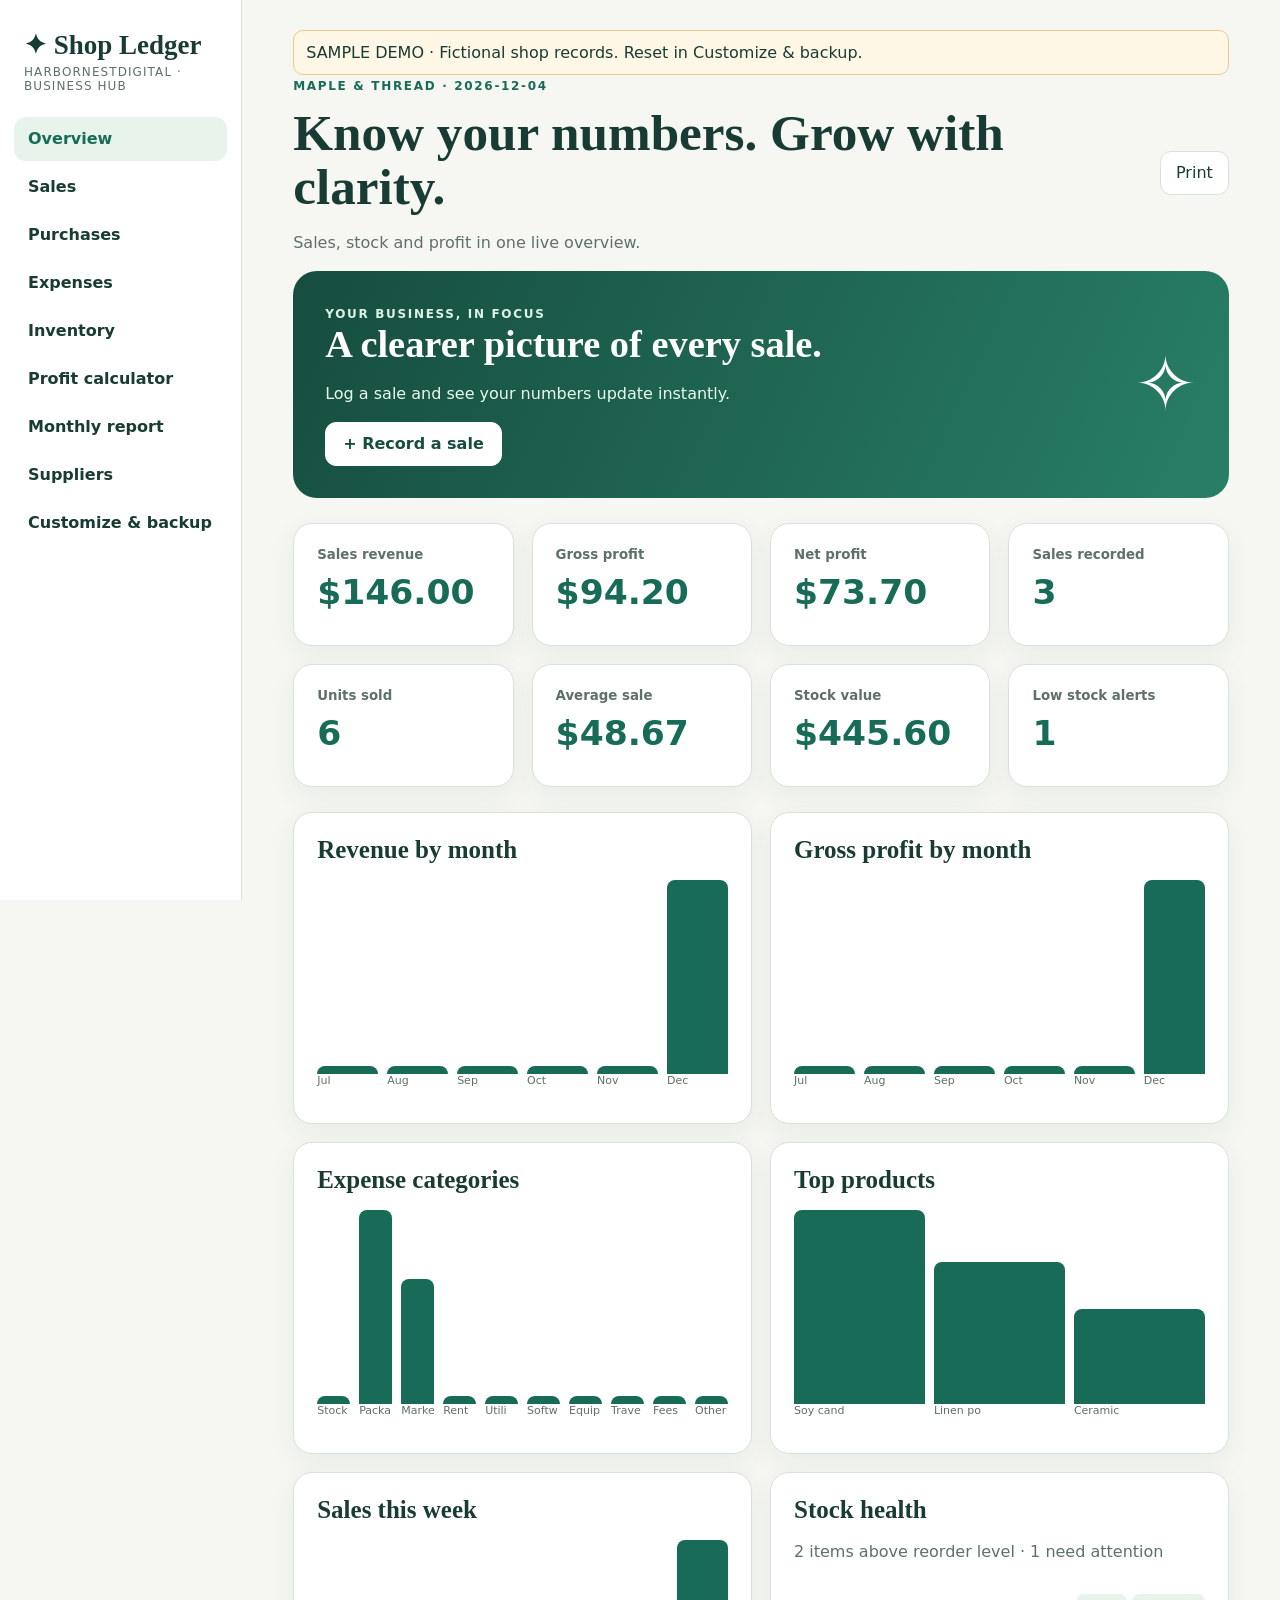
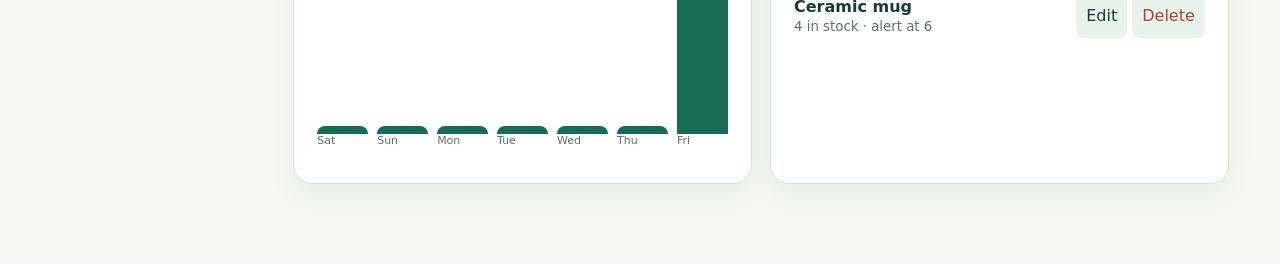
<file: index.html>
<!doctype html><html lang="en" data-demo="true"><head><meta charset="utf-8"><meta name="viewport" content="width=device-width,initial-scale=1"><meta name="theme-color" content="#e9f1ed"><meta name="description" content="Shop Ledger, an offline small-business manager by HarborNestDigital"><link rel="manifest" href="manifest.webmanifest"><link rel="icon" href="icon-192.png"><link rel="stylesheet" href="style.css"><title>Shop Ledger Sample Demo | HarborNestDigital</title></head><body><div id="app"></div><dialog id="editor"><form id="entryForm"><header><h2 id="modalTitle">Add record</h2><button type="button" id="closeModal" aria-label="Close">×</button></header><div id="fields"></div><footer><button type="button" id="cancelModal">Cancel</button><button class="primary" type="submit">Save record</button></footer></form></dialog><input id="restoreFile" type="file" accept=".json,application/json" hidden><script src="app.js" defer></script></body></html>
</file>
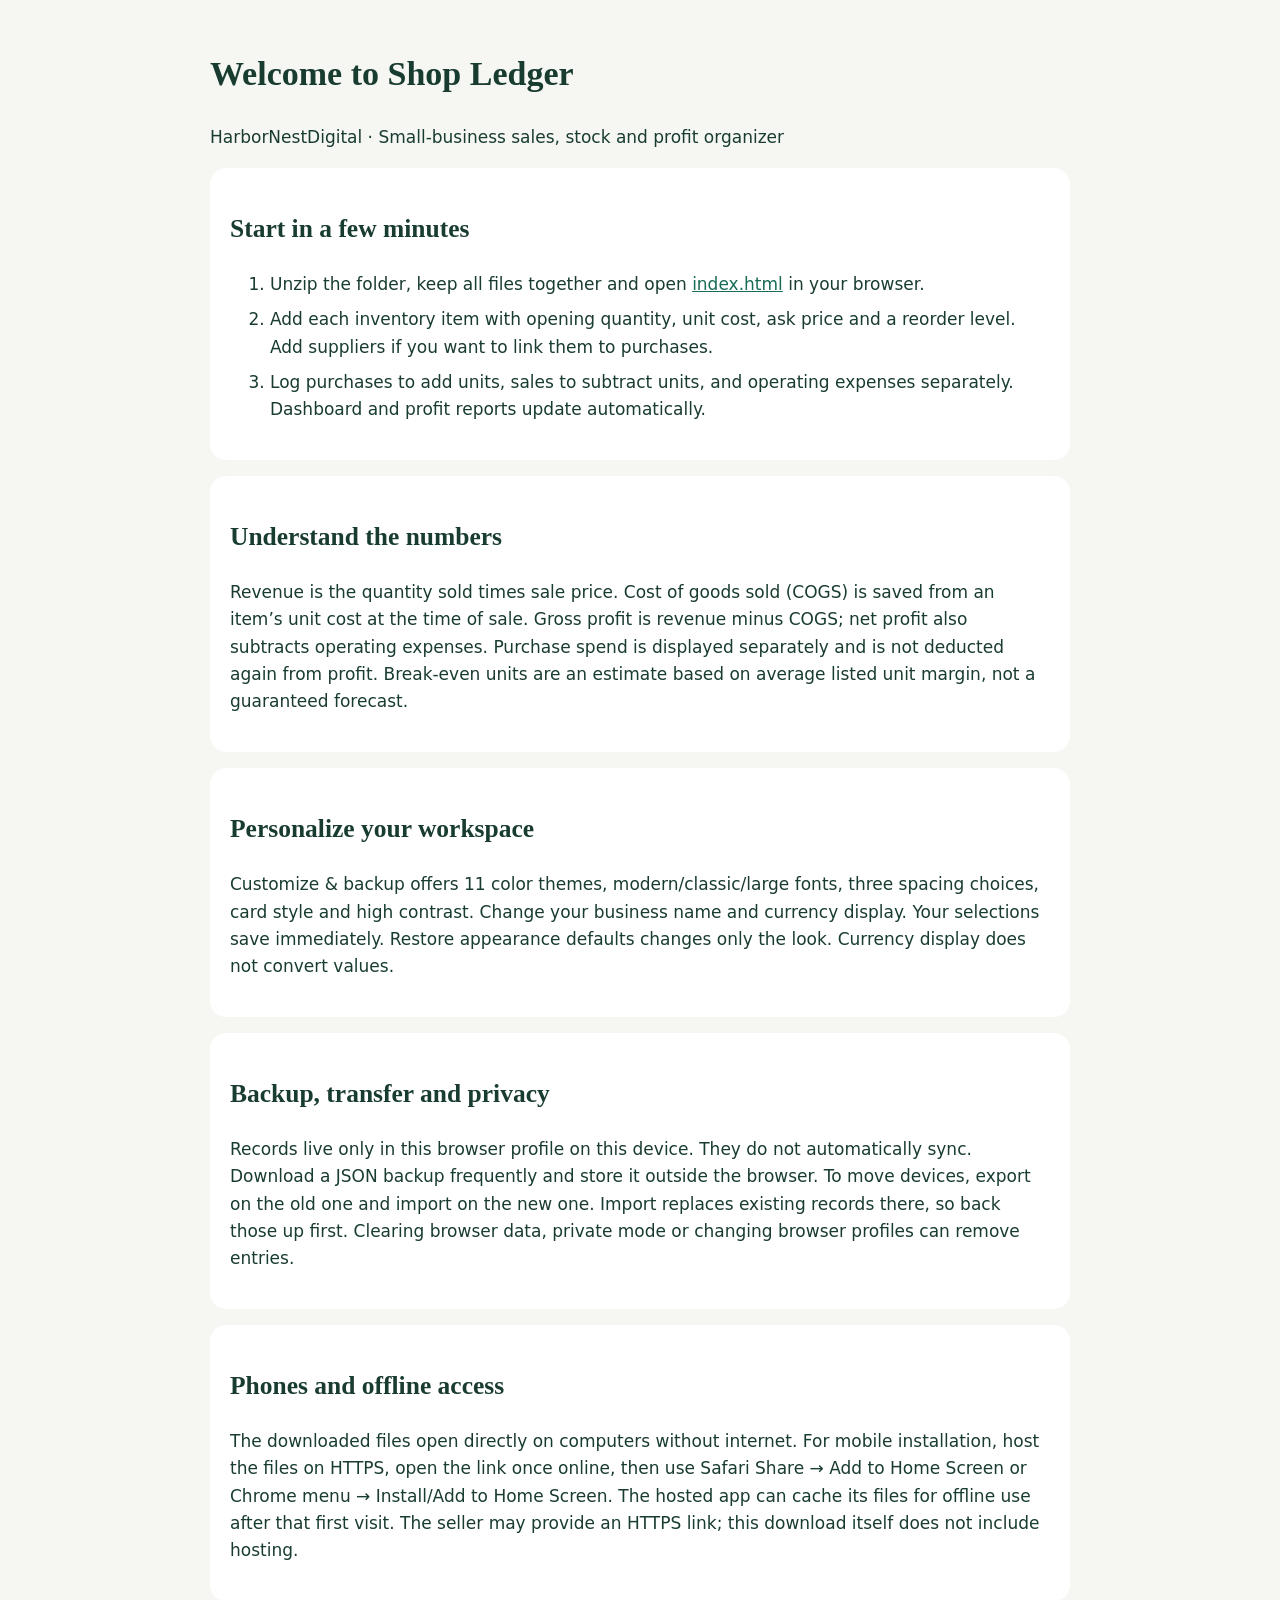
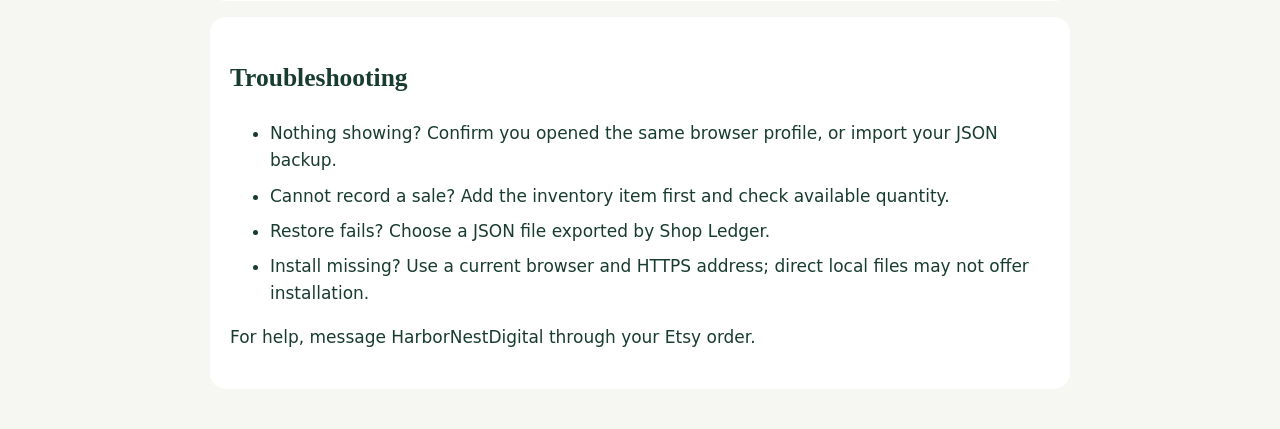
<file: README.html>
<!doctype html><html lang="en"><head><meta charset="utf-8"><meta name="viewport" content="width=device-width,initial-scale=1"><title>Shop Ledger quick start</title><style>body{font:17px/1.6 system-ui;max-width:860px;margin:auto;padding:24px;color:#193c31;background:#f6f7f3}h1,h2{font-family:Georgia,serif}section{background:white;border-radius:16px;padding:20px;margin:16px 0}a{color:#176b57}li{margin:8px 0}</style></head><body><h1>Welcome to Shop Ledger</h1><p>HarborNestDigital · Small-business sales, stock and profit organizer</p><section><h2>Start in a few minutes</h2><ol><li>Unzip the folder, keep all files together and open <a href="index.html">index.html</a> in your browser.</li><li>Add each inventory item with opening quantity, unit cost, ask price and a reorder level. Add suppliers if you want to link them to purchases.</li><li>Log purchases to add units, sales to subtract units, and operating expenses separately. Dashboard and profit reports update automatically.</li></ol></section><section><h2>Understand the numbers</h2><p>Revenue is the quantity sold times sale price. Cost of goods sold (COGS) is saved from an item’s unit cost at the time of sale. Gross profit is revenue minus COGS; net profit also subtracts operating expenses. Purchase spend is displayed separately and is not deducted again from profit. Break-even units are an estimate based on average listed unit margin, not a guaranteed forecast.</p></section><section><h2>Personalize your workspace</h2><p>Customize &amp; backup offers 11 color themes, modern/classic/large fonts, three spacing choices, card style and high contrast. Change your business name and currency display. Your selections save immediately. Restore appearance defaults changes only the look. Currency display does not convert values.</p></section><section><h2>Backup, transfer and privacy</h2><p>Records live only in this browser profile on this device. They do not automatically sync. Download a JSON backup frequently and store it outside the browser. To move devices, export on the old one and import on the new one. Import replaces existing records there, so back those up first. Clearing browser data, private mode or changing browser profiles can remove entries.</p></section><section><h2>Phones and offline access</h2><p>The downloaded files open directly on computers without internet. For mobile installation, host the files on HTTPS, open the link once online, then use Safari Share → Add to Home Screen or Chrome menu → Install/Add to Home Screen. The hosted app can cache its files for offline use after that first visit. The seller may provide an HTTPS link; this download itself does not include hosting.</p></section><section><h2>Troubleshooting</h2><ul><li>Nothing showing? Confirm you opened the same browser profile, or import your JSON backup.</li><li>Cannot record a sale? Add the inventory item first and check available quantity.</li><li>Restore fails? Choose a JSON file exported by Shop Ledger.</li><li>Install missing? Use a current browser and HTTPS address; direct local files may not offer installation.</li></ul><p>For help, message HarborNestDigital through your Etsy order.</p></section></body></html>
</file>
<file: style.css>
:root{--bg:#f6f7f3;--surface:#fff;--ink:#183c33;--muted:#5d7169;--accent:#176b57;--soft:#e7f3eb;--line:#d6e3da;--warn:#a84532;--radius:19px;--gap:18px;font-family:Inter,system-ui,sans-serif;color:var(--ink);background:var(--bg)}*{box-sizing:border-box}body{margin:0}button,input,select,textarea{font:inherit}button{cursor:pointer;min-height:44px}button:focus-visible,input:focus-visible,select:focus-visible,textarea:focus-visible{outline:3px solid #d8802e;outline-offset:2px}button.primary,.primary{background:var(--accent);color:#fff;border:1px solid var(--accent);border-radius:11px;padding:10px 17px;font-weight:700}button.ghost,.ghost{background:var(--surface);color:var(--ink);border:1px solid var(--line);border-radius:11px;padding:10px 15px}button.danger{color:var(--warn);background:transparent;border:0}.app{display:grid;grid-template-columns:242px minmax(0,1fr);min-height:100vh}.sidebar{background:#fff;border-right:1px solid var(--line);padding:23px 14px;position:sticky;top:0;height:100vh;overflow:auto}.brand{font-family:Georgia,serif;font-size:27px;line-height:1.1;font-weight:700;margin:8px 10px 4px}.byline{margin:0 10px 24px;font-size:12px;letter-spacing:.09em;color:var(--muted)}nav{display:grid;gap:4px}nav button{border:0;text-align:left;background:transparent;color:var(--ink);border-radius:12px;padding:10px 14px;font-weight:600}nav button[aria-current=page]{background:var(--soft);color:var(--accent)}main{padding:30px min(4vw,55px) 80px;max-width:1580px;width:100%;margin:auto}.top{display:flex;justify-content:space-between;gap:16px;align-items:center}.eyebrow{font-size:12px;letter-spacing:.14em;font-weight:800;color:var(--accent)}h1{font-family:Georgia,serif;font-size:clamp(34px,4vw,55px);margin:12px 0 9px;line-height:1.06}h2{font-family:Georgia,serif;font-size:25px;margin:0 0 16px}p{color:var(--muted);line-height:1.5}.toolbar{display:flex;gap:10px;flex-wrap:wrap;align-items:center;margin:24px 0}.toolbar input{max-width:360px;min-width:180px;flex:1}.grid{display:grid;grid-template-columns:repeat(2,minmax(0,1fr));gap:var(--gap)}.metrics{display:grid;grid-template-columns:repeat(4,minmax(0,1fr));gap:var(--gap);margin:25px 0}.card,.metric{background:var(--surface);border:1px solid var(--line);border-radius:var(--radius);padding:23px;box-shadow:0 9px 28px #173c2710}.metric small{display:block;color:var(--muted);font-weight:700}.metric strong{display:block;font-size:clamp(24px,2.7vw,40px);margin:10px 0;color:var(--accent)}.hero{background:linear-gradient(115deg,#164d3f,#287f66);color:#fff;border-radius:24px;padding:32px;display:flex;justify-content:space-between;align-items:center}.hero p{color:#e8faed}.hero h2{font-size:clamp(28px,3vw,42px)}.hero .primary{background:#fff;color:#164d3f;border-color:#fff}.row{display:flex;justify-content:space-between;align-items:center;gap:16px;border-top:1px solid var(--line);padding:14px 0}.row:first-of-type{border-top:0}.row strong{display:block;overflow-wrap:anywhere}.row small{color:var(--muted)}.actions{display:flex;gap:5px;flex-shrink:0}.actions button{border:0;background:var(--soft);color:var(--ink);border-radius:8px;padding:7px 10px}.actions button:last-child{color:var(--warn)}.pill{font-size:12px;font-weight:700;border-radius:100px;background:var(--soft);padding:5px 10px;display:inline-block;color:var(--accent)}.bar{height:12px;background:var(--soft);border-radius:20px;overflow:hidden}.bar i{display:block;height:100%;background:var(--accent)}.empty{padding:32px;border:1px dashed var(--line);border-radius:15px;color:var(--muted)}label{display:grid;gap:6px;font-weight:650;color:var(--ink)}input,select,textarea{min-height:44px;background:#fff;border:1px solid #a6bcb1;border-radius:10px;padding:10px;color:var(--ink);width:100%}textarea{min-height:90px}dialog{border:0;border-radius:20px;padding:0;width:min(650px,94vw);max-height:90vh;box-shadow:0 25px 80px #09261d66}dialog::backdrop{background:#10251db3}dialog form{padding:23px}dialog header,dialog footer{display:flex;align-items:center;justify-content:space-between;gap:12px}dialog header button{border:0;background:transparent;font-size:30px}dialog footer{margin-top:25px;justify-content:flex-end}#fields{display:grid;grid-template-columns:repeat(2,minmax(0,1fr));gap:15px;max-height:60vh;overflow:auto;padding:10px 2px}#fields label:has(textarea){grid-column:1/-1}.notice{background:#fff7e6;border:1px solid #e9cc8c;padding:12px;border-radius:10px}.chart{display:flex;align-items:flex-end;gap:10px;height:180px}.chart span{flex:1;min-width:18px;background:var(--accent);border-radius:8px 8px 0 0;position:relative}.chart span small{position:absolute;top:100%;left:0;color:var(--muted)}.calendar{display:grid;grid-template-columns:repeat(7,1fr);gap:5px}.day{border:1px solid var(--line);border-radius:9px;background:#fff;min-height:86px;padding:8px}.day b{display:block}.day small{display:block;font-size:11px;color:var(--accent);overflow-wrap:anywhere}.settings{display:grid;gap:16px}.setting-row{display:grid;grid-template-columns:1fr 1fr;gap:14px}.swatches{display:flex;gap:10px;flex-wrap:wrap}.swatches button{background:var(--soft);border:2px solid var(--accent);border-radius:12px;padding:12px;color:var(--ink)}.mobile-nav{display:none}@media(max-width:980px){.metrics{grid-template-columns:repeat(2,1fr)}.sidebar{width:200px}.app{grid-template-columns:200px 1fr}}@media(max-width:700px){.app{display:block}.sidebar{position:static;width:auto;height:auto;padding:12px 15px;border-right:0;border-bottom:1px solid var(--line)}.brand{font-size:23px}.byline{margin-bottom:8px}.sidebar nav{display:flex;overflow-x:auto;gap:3px;scrollbar-width:thin}.sidebar nav button{white-space:nowrap;min-width:max-content}main{padding:22px 16px 90px}.grid{grid-template-columns:1fr}.metrics{gap:9px}.metric{padding:15px}.hero{padding:22px}.calendar{gap:2px}.day{min-height:62px;padding:3px}.day small{font-size:9px}.setting-row,#fields{grid-template-columns:1fr}}@media print{.sidebar,.toolbar,button,dialog{display:none!important}.app{display:block}main{padding:0}.card,.metric{break-inside:avoid;box-shadow:none}body{background:#fff}}body[data-font=serif]{font-family:Georgia,serif}body[data-font=large]{font-size:18px}body[data-density=compact]{--gap:10px;--radius:11px}body[data-density=spacious]{--gap:28px;--radius:25px}body[data-cards=flat] .card,body[data-cards=flat] .metric{box-shadow:none}body[data-contrast=high]{--ink:#09251b;--muted:#264b37;--accent:#074d36;--line:#789981}body[data-theme=clay]{--bg:#fbf6f1;--ink:#4a3026;--accent:#8d432c;--soft:#f7e6da;--line:#ddc7b8}body[data-theme=blue]{--bg:#f4f8fb;--ink:#193a50;--accent:#1a5c80;--soft:#dfedf6;--line:#c5d9e5}body[data-theme=lavender]{--bg:#faf7fd;--ink:#3d3154;--accent:#65468b;--soft:#eee5f6;--line:#d9c9e9}
body[data-theme=olive]{--bg:#f6f7ed;--ink:#334427;--accent:#5a7140;--soft:#e8eed7;--line:#cdd7b8}body[data-theme=rose]{--bg:#fdf7f7;--ink:#52323d;--accent:#a14969;--soft:#f7e4e9;--line:#e7c8d2}body[data-theme=peach]{--bg:#fff8f2;--ink:#553c2c;--accent:#af6336;--soft:#f8e6d6;--line:#e6d0ba}body[data-theme=teal]{--bg:#f1f9f8;--ink:#153f3e;--accent:#16746f;--soft:#ddf1ee;--line:#bcdcd7}body[data-theme=slate]{--bg:#f5f7f9;--ink:#2d3c4b;--accent:#49667f;--soft:#e3ebf1;--line:#cbd7df}body[data-theme=gold]{--bg:#faf8ef;--ink:#514326;--accent:#8b6c20;--soft:#f3ecd2;--line:#dfd3a8}body[data-theme=coral]{--bg:#fff7f5;--ink:#59332e;--accent:#af5045;--soft:#f8e2dd;--line:#eac2b9}.chart-wrap{height:220px;display:flex;gap:9px;align-items:flex-end;padding-bottom:26px}.chart-wrap>div{flex:1;min-width:10px;background:var(--accent);border-radius:8px 8px 0 0;position:relative}.chart-wrap small{position:absolute;top:100%;left:0;font-size:11px;color:var(--muted)}.table-scroll{overflow-x:auto}.report-table{width:100%;border-collapse:collapse;white-space:nowrap}.report-table th,.report-table td{padding:13px;border-bottom:1px solid var(--line);text-align:left}.report-table th{color:var(--muted)}.two-col{display:grid;grid-template-columns:repeat(2,minmax(0,1fr));gap:var(--gap)}@media(max-width:700px){.two-col{grid-template-columns:1fr}.metrics{grid-template-columns:repeat(2,minmax(0,1fr))}}
</file>
